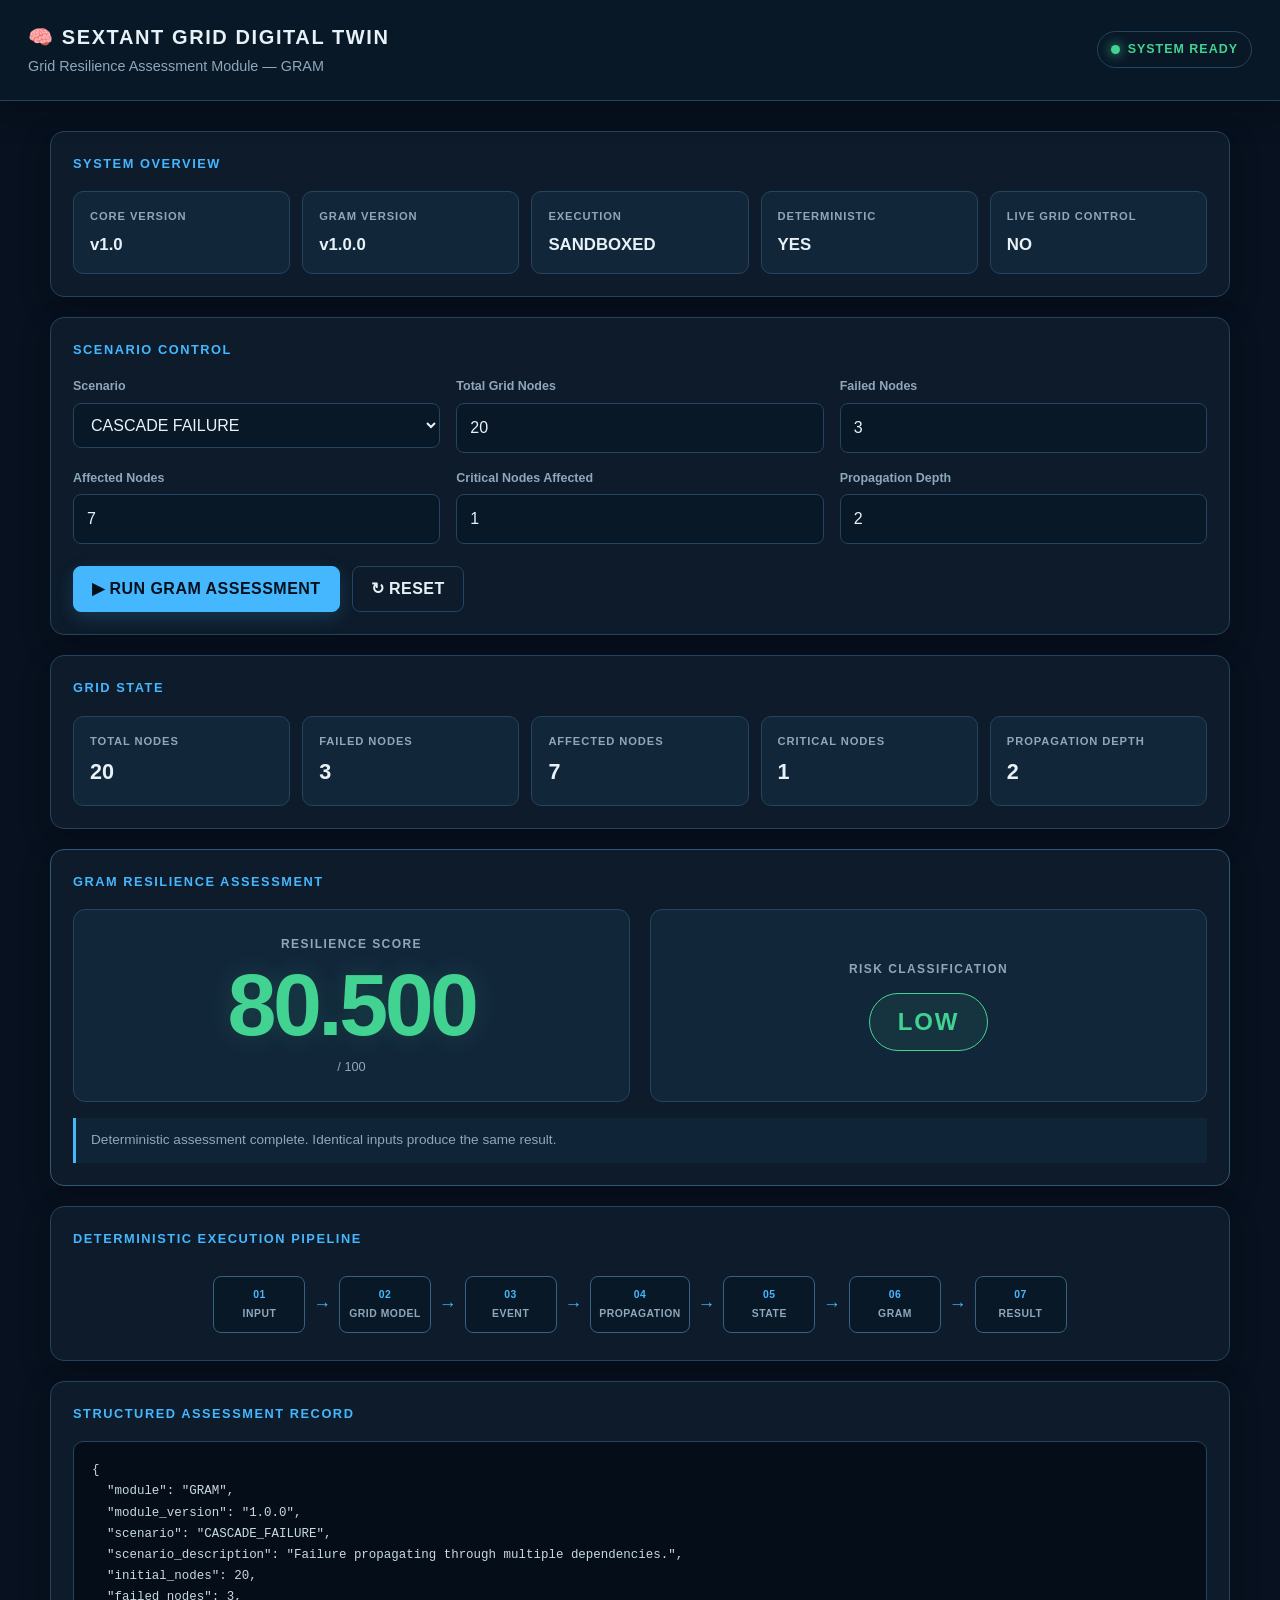
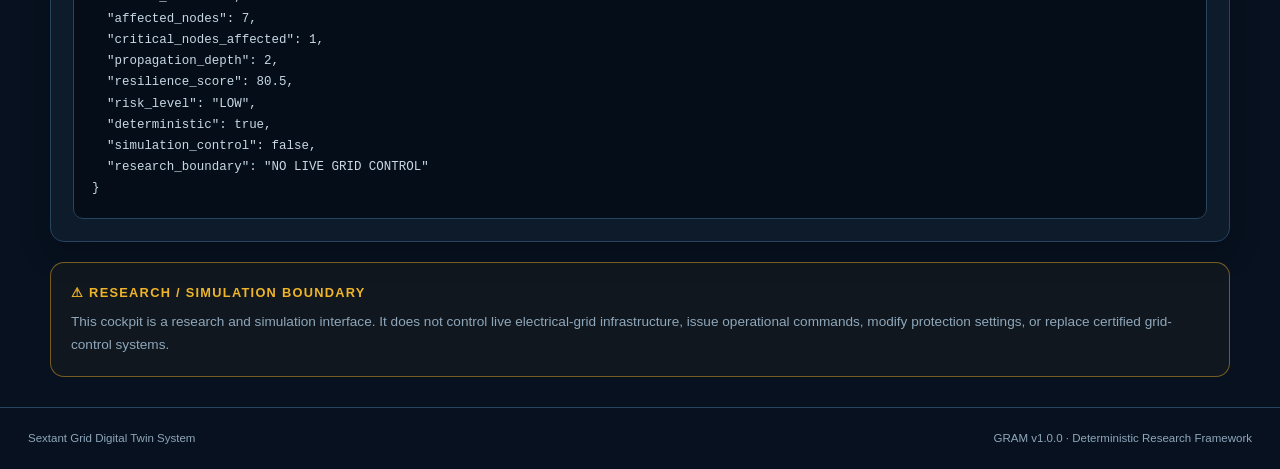
<file: index.html>
<!DOCTYPE html>
<html lang="en">
<head>
    <meta charset="UTF-8">
    <meta name="viewport" content="width=device-width, initial-scale=1.0">

    <title>Sextant Grid Digital Twin — Research Cockpit</title>

    <meta
        name="description"
        content="Sextant Grid Digital Twin Research Cockpit — deterministic grid resilience assessment."
    >

    <link rel="stylesheet" href="style.css">
</head>

<body>

<header class="topbar">

    <div>
        <div class="brand">
            🧠 SEXTANT GRID DIGITAL TWIN
        </div>

        <div class="subtitle">
            Grid Resilience Assessment Module — GRAM
        </div>
    </div>

    <div class="system-status">
        <span class="status-dot"></span>
        SYSTEM READY
    </div>

</header>


<main class="cockpit">


    <!-- =====================================================
         SYSTEM OVERVIEW
         ===================================================== -->

    <section class="panel overview-panel">

        <div class="panel-title">
            SYSTEM OVERVIEW
        </div>

        <div class="status-grid">

            <div class="status-card">
                <span>CORE VERSION</span>
                <strong>v1.0</strong>
            </div>

            <div class="status-card">
                <span>GRAM VERSION</span>
                <strong>v1.0.0</strong>
            </div>

            <div class="status-card">
                <span>EXECUTION</span>
                <strong>SANDBOXED</strong>
            </div>

            <div class="status-card">
                <span>DETERMINISTIC</span>
                <strong>YES</strong>
            </div>

            <div class="status-card">
                <span>LIVE GRID CONTROL</span>
                <strong>NO</strong>
            </div>

        </div>

    </section>


    <!-- =====================================================
         SCENARIO CONTROL
         ===================================================== -->

    <section class="panel">

        <div class="panel-title">
            SCENARIO CONTROL
        </div>

        <div class="form-grid">


            <div class="form-group scenario-group">

                <label for="scenario">
                    Scenario
                </label>

                <select id="scenario">

                    <option value="NORMAL_OPERATION">
                        NORMAL OPERATION
                    </option>

                    <option value="NODE_FAILURE">
                        NODE FAILURE
                    </option>

                    <option value="DEPENDENCY_FAILURE">
                        DEPENDENCY FAILURE
                    </option>

                    <option value="CASCADE_FAILURE" selected>
                        CASCADE FAILURE
                    </option>

                    <option value="CRITICAL_INFRASTRUCTURE_FAILURE">
                        CRITICAL INFRASTRUCTURE FAILURE
                    </option>

                </select>

            </div>


            <div class="form-group">

                <label for="totalNodes">
                    Total Grid Nodes
                </label>

                <input
                    id="totalNodes"
                    type="number"
                    min="1"
                    value="20"
                >

            </div>


            <div class="form-group">

                <label for="failedNodes">
                    Failed Nodes
                </label>

                <input
                    id="failedNodes"
                    type="number"
                    min="0"
                    value="3"
                >

            </div>


            <div class="form-group">

                <label for="affectedNodes">
                    Affected Nodes
                </label>

                <input
                    id="affectedNodes"
                    type="number"
                    min="0"
                    value="7"
                >

            </div>


            <div class="form-group">

                <label for="criticalNodes">
                    Critical Nodes Affected
                </label>

                <input
                    id="criticalNodes"
                    type="number"
                    min="0"
                    value="1"
                >

            </div>


            <div class="form-group">

                <label for="propagationDepth">
                    Propagation Depth
                </label>

                <input
                    id="propagationDepth"
                    type="number"
                    min="0"
                    value="2"
                >

            </div>

        </div>


        <div class="button-row">

            <button
                id="runButton"
                class="primary-button"
                type="button"
            >
                ▶ RUN GRAM ASSESSMENT
            </button>

            <button
                id="resetButton"
                class="secondary-button"
                type="button"
            >
                ↻ RESET
            </button>

        </div>

    </section>


    <!-- =====================================================
         GRID STATE
         ===================================================== -->

    <section class="panel">

        <div class="panel-title">
            GRID STATE
        </div>

        <div class="metric-grid">

            <div class="metric-card">
                <span>TOTAL NODES</span>
                <strong id="displayTotalNodes">20</strong>
            </div>

            <div class="metric-card">
                <span>FAILED NODES</span>
                <strong id="displayFailedNodes">3</strong>
            </div>

            <div class="metric-card">
                <span>AFFECTED NODES</span>
                <strong id="displayAffectedNodes">7</strong>
            </div>

            <div class="metric-card">
                <span>CRITICAL NODES</span>
                <strong id="displayCriticalNodes">1</strong>
            </div>

            <div class="metric-card">
                <span>PROPAGATION DEPTH</span>
                <strong id="displayPropagationDepth">2</strong>
            </div>

        </div>

    </section>


    <!-- =====================================================
         RESILIENCE RESULT
         ===================================================== -->

    <section class="panel result-panel">

        <div class="panel-title">
            GRAM RESILIENCE ASSESSMENT
        </div>


        <div class="result-main">


            <div class="score-container">

                <div class="result-label">
                    RESILIENCE SCORE
                </div>

                <div
                    id="resilienceScore"
                    class="score"
                >
                    80.500
                </div>

                <div class="score-unit">
                    / 100
                </div>

            </div>


            <div class="risk-container">

                <div class="result-label">
                    RISK CLASSIFICATION
                </div>

                <div
                    id="riskLevel"
                    class="risk low"
                >
                    LOW
                </div>

            </div>

        </div>


        <div
            id="assessmentMessage"
            class="assessment-message"
        >
            Deterministic assessment complete.
        </div>

    </section>


    <!-- =====================================================
         DETERMINISTIC PIPELINE
         ===================================================== -->

    <section class="panel">

        <div class="panel-title">
            DETERMINISTIC EXECUTION PIPELINE
        </div>


        <div class="pipeline">

            <div class="pipeline-step active">
                <span>01</span>
                INPUT
            </div>

            <div class="pipeline-arrow">
                →
            </div>

            <div class="pipeline-step active">
                <span>02</span>
                GRID MODEL
            </div>

            <div class="pipeline-arrow">
                →
            </div>

            <div class="pipeline-step active">
                <span>03</span>
                EVENT
            </div>

            <div class="pipeline-arrow">
                →
            </div>

            <div class="pipeline-step active">
                <span>04</span>
                PROPAGATION
            </div>

            <div class="pipeline-arrow">
                →
            </div>

            <div class="pipeline-step active">
                <span>05</span>
                STATE
            </div>

            <div class="pipeline-arrow">
                →
            </div>

            <div class="pipeline-step active">
                <span>06</span>
                GRAM
            </div>

            <div class="pipeline-arrow">
                →
            </div>

            <div class="pipeline-step active">
                <span>07</span>
                RESULT
            </div>

        </div>

    </section>


    <!-- =====================================================
         STRUCTURED ASSESSMENT RECORD
         ===================================================== -->

    <section class="panel">

        <div class="panel-title">
            STRUCTURED ASSESSMENT RECORD
        </div>

        <pre id="assessmentRecord">{
  "module": "GRAM",
  "module_version": "1.0.0",
  "scenario": "CASCADE_FAILURE",
  "deterministic": true,
  "simulation_control": false
}</pre>

    </section>


    <!-- =====================================================
         SAFETY BOUNDARY
         ===================================================== -->

    <section class="boundary-panel">

        <div class="boundary-title">
            ⚠ RESEARCH / SIMULATION BOUNDARY
        </div>

        <div class="boundary-text">

            This cockpit is a research and simulation interface.

            It does not control live electrical-grid infrastructure,
            issue operational commands, modify protection settings,
            or replace certified grid-control systems.

        </div>

    </section>


</main>


<footer>

    <div>
        Sextant Grid Digital Twin System
    </div>

    <div>
        GRAM v1.0.0 · Deterministic Research Framework
    </div>

</footer>


<script src="app.js"></script>

</body>
</html>
</file>
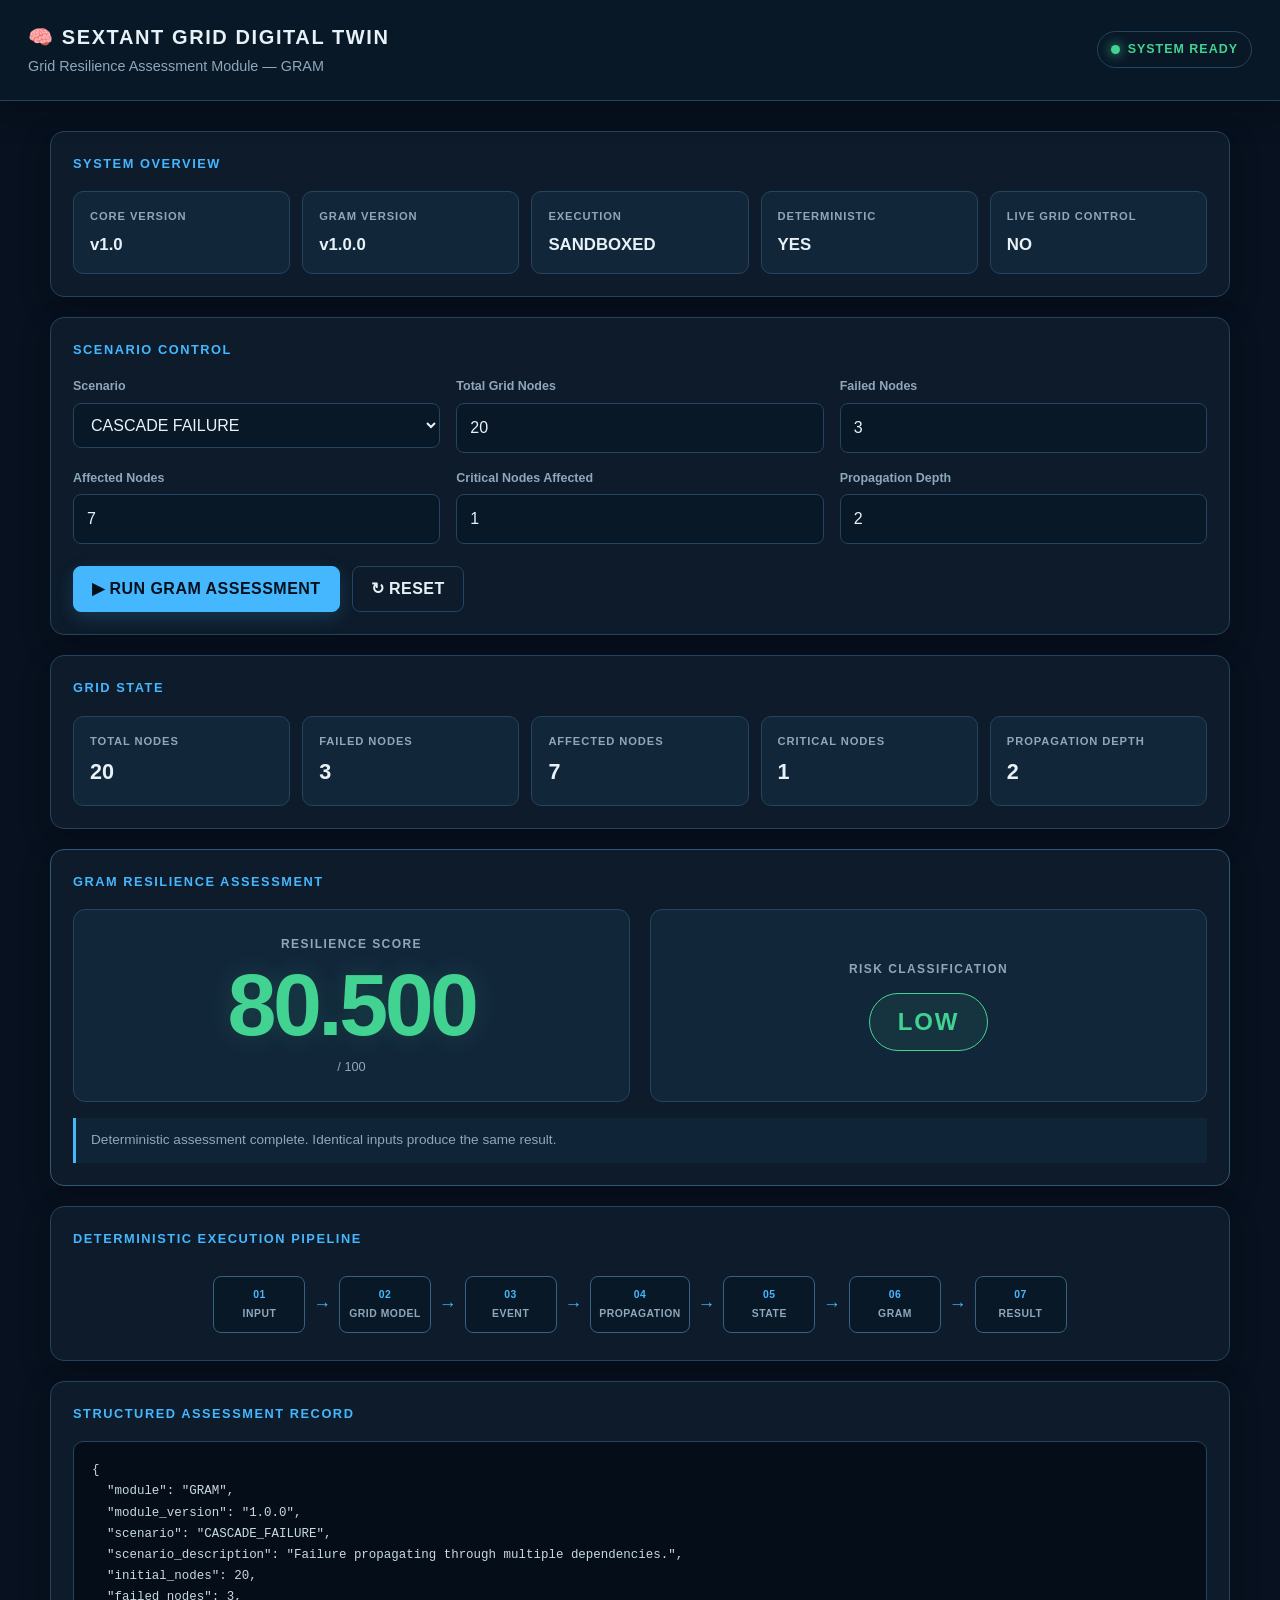
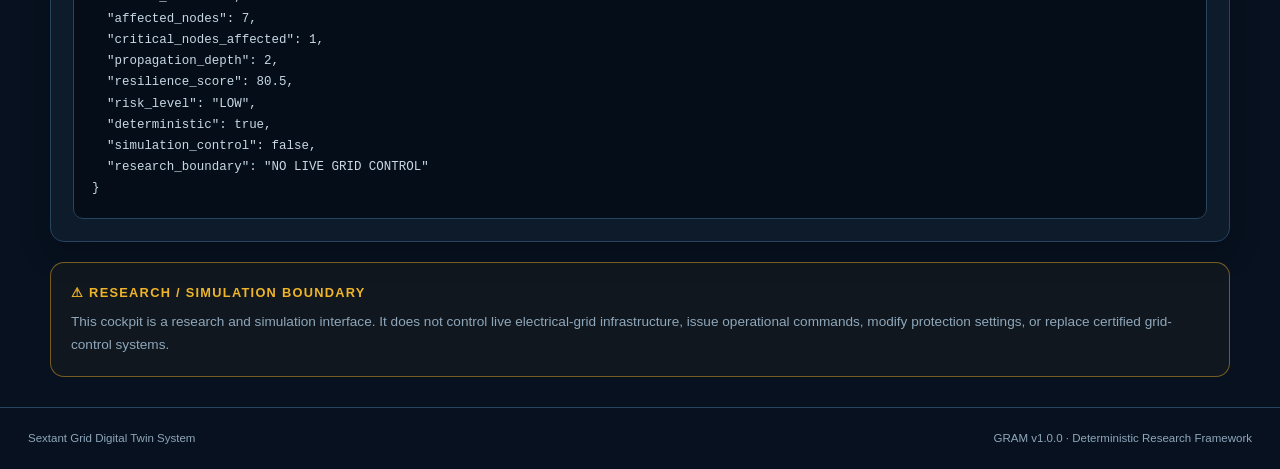
<file: web/index.html>
<!DOCTYPE html>
<html lang="en">
<head>
    <meta charset="UTF-8">
    <meta name="viewport" content="width=device-width, initial-scale=1.0">

    <title>Sextant Grid Digital Twin — Research Cockpit</title>

    <meta
        name="description"
        content="Sextant Grid Digital Twin Research Cockpit — deterministic grid resilience assessment."
    >

    <link rel="stylesheet" href="style.css">
</head>

<body>

<header class="topbar">

    <div>
        <div class="brand">
            🧠 SEXTANT GRID DIGITAL TWIN
        </div>

        <div class="subtitle">
            Grid Resilience Assessment Module — GRAM
        </div>
    </div>

    <div class="system-status">
        <span class="status-dot"></span>
        SYSTEM READY
    </div>

</header>


<main class="cockpit">


    <!-- =====================================================
         SYSTEM OVERVIEW
         ===================================================== -->

    <section class="panel overview-panel">

        <div class="panel-title">
            SYSTEM OVERVIEW
        </div>

        <div class="status-grid">

            <div class="status-card">
                <span>CORE VERSION</span>
                <strong>v1.0</strong>
            </div>

            <div class="status-card">
                <span>GRAM VERSION</span>
                <strong>v1.0.0</strong>
            </div>

            <div class="status-card">
                <span>EXECUTION</span>
                <strong>SANDBOXED</strong>
            </div>

            <div class="status-card">
                <span>DETERMINISTIC</span>
                <strong>YES</strong>
            </div>

            <div class="status-card">
                <span>LIVE GRID CONTROL</span>
                <strong>NO</strong>
            </div>

        </div>

    </section>


    <!-- =====================================================
         SCENARIO CONTROL
         ===================================================== -->

    <section class="panel">

        <div class="panel-title">
            SCENARIO CONTROL
        </div>

        <div class="form-grid">


            <div class="form-group scenario-group">

                <label for="scenario">
                    Scenario
                </label>

                <select id="scenario">

                    <option value="NORMAL_OPERATION">
                        NORMAL OPERATION
                    </option>

                    <option value="NODE_FAILURE">
                        NODE FAILURE
                    </option>

                    <option value="DEPENDENCY_FAILURE">
                        DEPENDENCY FAILURE
                    </option>

                    <option value="CASCADE_FAILURE" selected>
                        CASCADE FAILURE
                    </option>

                    <option value="CRITICAL_INFRASTRUCTURE_FAILURE">
                        CRITICAL INFRASTRUCTURE FAILURE
                    </option>

                </select>

            </div>


            <div class="form-group">

                <label for="totalNodes">
                    Total Grid Nodes
                </label>

                <input
                    id="totalNodes"
                    type="number"
                    min="1"
                    value="20"
                >

            </div>


            <div class="form-group">

                <label for="failedNodes">
                    Failed Nodes
                </label>

                <input
                    id="failedNodes"
                    type="number"
                    min="0"
                    value="3"
                >

            </div>


            <div class="form-group">

                <label for="affectedNodes">
                    Affected Nodes
                </label>

                <input
                    id="affectedNodes"
                    type="number"
                    min="0"
                    value="7"
                >

            </div>


            <div class="form-group">

                <label for="criticalNodes">
                    Critical Nodes Affected
                </label>

                <input
                    id="criticalNodes"
                    type="number"
                    min="0"
                    value="1"
                >

            </div>


            <div class="form-group">

                <label for="propagationDepth">
                    Propagation Depth
                </label>

                <input
                    id="propagationDepth"
                    type="number"
                    min="0"
                    value="2"
                >

            </div>

        </div>


        <div class="button-row">

            <button
                id="runButton"
                class="primary-button"
                type="button"
            >
                ▶ RUN GRAM ASSESSMENT
            </button>

            <button
                id="resetButton"
                class="secondary-button"
                type="button"
            >
                ↻ RESET
            </button>

        </div>

    </section>


    <!-- =====================================================
         GRID STATE
         ===================================================== -->

    <section class="panel">

        <div class="panel-title">
            GRID STATE
        </div>

        <div class="metric-grid">

            <div class="metric-card">
                <span>TOTAL NODES</span>
                <strong id="displayTotalNodes">20</strong>
            </div>

            <div class="metric-card">
                <span>FAILED NODES</span>
                <strong id="displayFailedNodes">3</strong>
            </div>

            <div class="metric-card">
                <span>AFFECTED NODES</span>
                <strong id="displayAffectedNodes">7</strong>
            </div>

            <div class="metric-card">
                <span>CRITICAL NODES</span>
                <strong id="displayCriticalNodes">1</strong>
            </div>

            <div class="metric-card">
                <span>PROPAGATION DEPTH</span>
                <strong id="displayPropagationDepth">2</strong>
            </div>

        </div>

    </section>


    <!-- =====================================================
         RESILIENCE RESULT
         ===================================================== -->

    <section class="panel result-panel">

        <div class="panel-title">
            GRAM RESILIENCE ASSESSMENT
        </div>


        <div class="result-main">


            <div class="score-container">

                <div class="result-label">
                    RESILIENCE SCORE
                </div>

                <div
                    id="resilienceScore"
                    class="score"
                >
                    80.500
                </div>

                <div class="score-unit">
                    / 100
                </div>

            </div>


            <div class="risk-container">

                <div class="result-label">
                    RISK CLASSIFICATION
                </div>

                <div
                    id="riskLevel"
                    class="risk low"
                >
                    LOW
                </div>

            </div>

        </div>


        <div
            id="assessmentMessage"
            class="assessment-message"
        >
            Deterministic assessment complete.
        </div>

    </section>


    <!-- =====================================================
         DETERMINISTIC PIPELINE
         ===================================================== -->

    <section class="panel">

        <div class="panel-title">
            DETERMINISTIC EXECUTION PIPELINE
        </div>


        <div class="pipeline">

            <div class="pipeline-step active">
                <span>01</span>
                INPUT
            </div>

            <div class="pipeline-arrow">
                →
            </div>

            <div class="pipeline-step active">
                <span>02</span>
                GRID MODEL
            </div>

            <div class="pipeline-arrow">
                →
            </div>

            <div class="pipeline-step active">
                <span>03</span>
                EVENT
            </div>

            <div class="pipeline-arrow">
                →
            </div>

            <div class="pipeline-step active">
                <span>04</span>
                PROPAGATION
            </div>

            <div class="pipeline-arrow">
                →
            </div>

            <div class="pipeline-step active">
                <span>05</span>
                STATE
            </div>

            <div class="pipeline-arrow">
                →
            </div>

            <div class="pipeline-step active">
                <span>06</span>
                GRAM
            </div>

            <div class="pipeline-arrow">
                →
            </div>

            <div class="pipeline-step active">
                <span>07</span>
                RESULT
            </div>

        </div>

    </section>


    <!-- =====================================================
         STRUCTURED ASSESSMENT RECORD
         ===================================================== -->

    <section class="panel">

        <div class="panel-title">
            STRUCTURED ASSESSMENT RECORD
        </div>

        <pre id="assessmentRecord">{
  "module": "GRAM",
  "module_version": "1.0.0",
  "scenario": "CASCADE_FAILURE",
  "deterministic": true,
  "simulation_control": false
}</pre>

    </section>


    <!-- =====================================================
         SAFETY BOUNDARY
         ===================================================== -->

    <section class="boundary-panel">

        <div class="boundary-title">
            ⚠ RESEARCH / SIMULATION BOUNDARY
        </div>

        <div class="boundary-text">

            This cockpit is a research and simulation interface.

            It does not control live electrical-grid infrastructure,
            issue operational commands, modify protection settings,
            or replace certified grid-control systems.

        </div>

    </section>


</main>


<footer>

    <div>
        Sextant Grid Digital Twin System
    </div>

    <div>
        GRAM v1.0.0 · Deterministic Research Framework
    </div>

</footer>


<script src="app.js"></script>

</body>
</html>
</file>
<file: style.css>
/* =========================================================
   SEXTANT GRID DIGITAL TWIN
   Research Cockpit — GRAM v1.0.0
   ========================================================= */

:root {
    --bg: #07111f;
    --panel: #0d1b2a;
    --panel-light: #12263a;
    --border: #24445f;
    --text: #e8f1f8;
    --muted: #8fa7bb;
    --accent: #45b7ff;
    --success: #42d392;
    --warning: #f0b429;
    --danger: #ff5c70;
    --input: #091827;
    --shadow: 0 10px 30px rgba(0, 0, 0, 0.25);
}


/* =========================================================
   GLOBAL
   ========================================================= */

* {
    box-sizing: border-box;
}

html {
    scroll-behavior: smooth;
}

body {
    margin: 0;
    padding: 0;
    background: var(--bg);
    color: var(--text);
    font-family:
        Inter,
        -apple-system,
        BlinkMacSystemFont,
        "Segoe UI",
        Roboto,
        Arial,
        sans-serif;
    line-height: 1.5;
}

button,
input,
select {
    font: inherit;
}


/* =========================================================
   TOP BAR
   ========================================================= */

.topbar {
    display: flex;
    justify-content: space-between;
    align-items: center;
    gap: 20px;

    padding: 22px 28px;

    background: #091827;
    border-bottom: 1px solid var(--border);

    position: sticky;
    top: 0;
    z-index: 100;

    box-shadow: var(--shadow);
}

.brand {
    font-size: 1.25rem;
    font-weight: 800;
    letter-spacing: 0.08em;
}

.subtitle {
    margin-top: 4px;
    color: var(--muted);
    font-size: 0.9rem;
}

.system-status {
    display: flex;
    align-items: center;
    gap: 8px;

    padding: 8px 13px;

    border: 1px solid var(--border);
    border-radius: 20px;

    color: var(--success);
    font-size: 0.78rem;
    font-weight: 700;
    letter-spacing: 0.08em;

    white-space: nowrap;
}

.status-dot {
    width: 9px;
    height: 9px;

    border-radius: 50%;
    background: var(--success);

    box-shadow: 0 0 12px var(--success);

    animation: pulse 2s infinite;
}

@keyframes pulse {

    0%,
    100% {
        opacity: 1;
    }

    50% {
        opacity: 0.45;
    }
}


/* =========================================================
   MAIN COCKPIT
   ========================================================= */

.cockpit {
    width: min(1180px, calc(100% - 30px));
    margin: 30px auto;
}

.panel {
    margin-bottom: 20px;
    padding: 22px;

    background: var(--panel);

    border: 1px solid var(--border);
    border-radius: 14px;

    box-shadow: var(--shadow);
}

.panel-title {
    margin-bottom: 18px;

    color: var(--accent);

    font-size: 0.8rem;
    font-weight: 800;
    letter-spacing: 0.12em;
}


/* =========================================================
   SYSTEM STATUS CARDS
   ========================================================= */

.status-grid {
    display: grid;

    grid-template-columns:
        repeat(5, minmax(0, 1fr));

    gap: 12px;
}

.status-card,
.metric-card {
    padding: 16px;

    background: var(--panel-light);

    border: 1px solid var(--border);
    border-radius: 10px;
}

.status-card span,
.metric-card span {
    display: block;

    color: var(--muted);

    font-size: 0.7rem;
    font-weight: 700;
    letter-spacing: 0.08em;
}

.status-card strong,
.metric-card strong {
    display: block;

    margin-top: 7px;

    font-size: 1.05rem;
}


/* =========================================================
   FORM / SCENARIO CONTROL
   ========================================================= */

.form-grid {
    display: grid;

    grid-template-columns:
        repeat(3, minmax(0, 1fr));

    gap: 16px;
}

.form-group {
    display: flex;
    flex-direction: column;
    gap: 7px;
}

.form-group label {
    color: var(--muted);

    font-size: 0.78rem;
    font-weight: 700;
}

input,
select {
    width: 100%;

    padding: 12px 13px;

    background: var(--input);
    color: var(--text);

    border: 1px solid var(--border);
    border-radius: 8px;

    outline: none;

    transition:
        border-color 0.2s,
        box-shadow 0.2s;
}

input:focus,
select:focus {
    border-color: var(--accent);

    box-shadow:
        0 0 0 3px rgba(69, 183, 255, 0.12);
}


/* =========================================================
   BUTTONS
   ========================================================= */

.button-row {
    display: flex;
    gap: 12px;

    margin-top: 22px;
}

button {
    min-height: 44px;

    padding: 10px 18px;

    border-radius: 8px;

    cursor: pointer;

    font-weight: 800;
    letter-spacing: 0.03em;

    transition:
        transform 0.15s,
        opacity 0.15s,
        box-shadow 0.15s;
}

button:hover {
    transform: translateY(-1px);
}

button:active {
    transform: translateY(0);
}

.primary-button {
    background: var(--accent);
    color: #04101c;

    border: 1px solid var(--accent);

    box-shadow:
        0 6px 18px rgba(69, 183, 255, 0.18);
}

.secondary-button {
    background: transparent;
    color: var(--text);

    border: 1px solid var(--border);
}

button:disabled {
    cursor: not-allowed;
    opacity: 0.55;
}


/* =========================================================
   GRID STATE
   ========================================================= */

.metric-grid {
    display: grid;

    grid-template-columns:
        repeat(5, minmax(0, 1fr));

    gap: 12px;
}

.metric-card strong {
    font-size: 1.35rem;
}


/* =========================================================
   RESULT PANEL
   ========================================================= */

.result-panel {
    border-color: #315a78;
}

.result-main {
    display: grid;

    grid-template-columns:
        1fr 1fr;

    gap: 20px;

    align-items: stretch;
}

.score-container,
.risk-container {
    min-height: 190px;

    display: flex;
    flex-direction: column;
    justify-content: center;
    align-items: center;

    padding: 25px;

    background: var(--panel-light);

    border: 1px solid var(--border);
    border-radius: 12px;

    text-align: center;
}

.result-label {
    color: var(--muted);

    font-size: 0.75rem;
    font-weight: 800;
    letter-spacing: 0.12em;
}

.score {
    margin-top: 8px;

    font-size: clamp(3rem, 8vw, 5.5rem);
    line-height: 1;

    font-weight: 900;
    letter-spacing: -0.04em;

    color: var(--success);

    text-shadow:
        0 0 24px rgba(66, 211, 146, 0.18);
}

.score-unit {
    margin-top: 8px;

    color: var(--muted);

    font-size: 0.8rem;
}

.risk {
    margin-top: 15px;

    padding: 10px 28px;

    border-radius: 30px;

    font-size: 1.5rem;
    font-weight: 900;
    letter-spacing: 0.08em;
}

.risk.low {
    color: var(--success);

    border: 1px solid var(--success);

    background: rgba(66, 211, 146, 0.08);
}

.risk.medium {
    color: var(--warning);

    border: 1px solid var(--warning);

    background: rgba(240, 180, 41, 0.08);
}

.risk.high {
    color: var(--danger);

    border: 1px solid var(--danger);

    background: rgba(255, 92, 112, 0.08);
}

.assessment-message {
    margin-top: 16px;

    padding: 12px 15px;

    border-left: 3px solid var(--accent);

    background: rgba(69, 183, 255, 0.06);

    color: var(--muted);

    font-size: 0.85rem;
}


/* =========================================================
   PIPELINE
   ========================================================= */

.pipeline {
    display: flex;

    align-items: center;
    justify-content: center;

    gap: 8px;

    overflow-x: auto;

    padding: 10px 0 5px;
}

.pipeline-step {
    flex: 0 0 auto;

    min-width: 92px;

    padding: 10px 8px;

    background: var(--input);

    border: 1px solid var(--border);
    border-radius: 8px;

    text-align: center;

    color: var(--muted);

    font-size: 0.65rem;
    font-weight: 800;
    letter-spacing: 0.05em;
}

.pipeline-step span {
    display: block;

    margin-bottom: 4px;

    color: var(--accent);

    font-size: 0.65rem;
}

.pipeline-step.active {
    border-color: #35627f;
}

.pipeline-arrow {
    flex: 0 0 auto;

    color: var(--accent);

    font-size: 1.1rem;
}


/* =========================================================
   STRUCTURED RECORD
   ========================================================= */

pre {
    margin: 0;

    padding: 18px;

    background: #050e18;

    border: 1px solid var(--border);
    border-radius: 10px;

    overflow-x: auto;

    color: #c8d8e5;

    font-family:
        "SFMono-Regular",
        Consolas,
        "Liberation Mono",
        monospace;

    font-size: 0.78rem;
    line-height: 1.7;
}


/* =========================================================
   RESEARCH BOUNDARY
   ========================================================= */

.boundary-panel {
    margin-bottom: 20px;
    padding: 20px;

    background: rgba(240, 180, 41, 0.04);

    border: 1px solid rgba(240, 180, 41, 0.45);
    border-radius: 14px;
}

.boundary-title {
    color: var(--warning);

    font-size: 0.8rem;
    font-weight: 900;
    letter-spacing: 0.1em;
}

.boundary-text {
    margin-top: 8px;

    color: var(--muted);

    font-size: 0.85rem;
    line-height: 1.7;
}


/* =========================================================
   FOOTER
   ========================================================= */

footer {
    display: flex;
    justify-content: space-between;
    gap: 20px;

    padding: 22px 28px;

    border-top: 1px solid var(--border);

    color: var(--muted);

    font-size: 0.72rem;
}


/* =========================================================
   TABLET
   ========================================================= */

@media (max-width: 900px) {

    .status-grid {
        grid-template-columns:
            repeat(3, minmax(0, 1fr));
    }

    .metric-grid {
        grid-template-columns:
            repeat(3, minmax(0, 1fr));
    }

    .form-grid {
        grid-template-columns:
            repeat(2, minmax(0, 1fr));
    }

}


/* =========================================================
   MOBILE
   ========================================================= */

@media (max-width: 600px) {

    .topbar {
        position: relative;

        flex-direction: column;
        align-items: flex-start;

        padding: 18px;
    }

    .system-status {
        align-self: flex-start;
    }

    .cockpit {
        width: calc(100% - 20px);

        margin: 20px auto;
    }

    .panel {
        padding: 16px;

        border-radius: 11px;
    }

    .brand {
        font-size: 1rem;
    }

    .subtitle {
        font-size: 0.78rem;
    }

    .status-grid,
    .metric-grid,
    .form-grid,
    .result-main {
        grid-template-columns: 1fr;
    }

    .button-row {
        flex-direction: column;
    }

    button {
        width: 100%;
    }

    .score-container,
    .risk-container {
        min-height: 160px;
    }

    .pipeline {
        justify-content: flex-start;
    }

    footer {
        flex-direction: column;

        padding: 18px;

        text-align: center;
    }

}


/* =========================================================
   SMALL MOBILE
   ========================================================= */

@media (max-width: 380px) {

    .cockpit {
        width: calc(100% - 12px);
    }

    .panel {
        padding: 13px;
    }

    .score {
        font-size: 3.4rem;
    }

    .risk {
        font-size: 1.2rem;
    }

}
</file>
<file: web/style.css>
/* =========================================================
   SEXTANT GRID DIGITAL TWIN
   Research Cockpit — GRAM v1.0.0
   ========================================================= */

:root {
    --bg: #07111f;
    --panel: #0d1b2a;
    --panel-light: #12263a;
    --border: #24445f;
    --text: #e8f1f8;
    --muted: #8fa7bb;
    --accent: #45b7ff;
    --success: #42d392;
    --warning: #f0b429;
    --danger: #ff5c70;
    --input: #091827;
    --shadow: 0 10px 30px rgba(0, 0, 0, 0.25);
}


/* =========================================================
   GLOBAL
   ========================================================= */

* {
    box-sizing: border-box;
}

html {
    scroll-behavior: smooth;
}

body {
    margin: 0;
    padding: 0;
    background: var(--bg);
    color: var(--text);
    font-family:
        Inter,
        -apple-system,
        BlinkMacSystemFont,
        "Segoe UI",
        Roboto,
        Arial,
        sans-serif;
    line-height: 1.5;
}

button,
input,
select {
    font: inherit;
}


/* =========================================================
   TOP BAR
   ========================================================= */

.topbar {
    display: flex;
    justify-content: space-between;
    align-items: center;
    gap: 20px;

    padding: 22px 28px;

    background: #091827;
    border-bottom: 1px solid var(--border);

    position: sticky;
    top: 0;
    z-index: 100;

    box-shadow: var(--shadow);
}

.brand {
    font-size: 1.25rem;
    font-weight: 800;
    letter-spacing: 0.08em;
}

.subtitle {
    margin-top: 4px;
    color: var(--muted);
    font-size: 0.9rem;
}

.system-status {
    display: flex;
    align-items: center;
    gap: 8px;

    padding: 8px 13px;

    border: 1px solid var(--border);
    border-radius: 20px;

    color: var(--success);
    font-size: 0.78rem;
    font-weight: 700;
    letter-spacing: 0.08em;

    white-space: nowrap;
}

.status-dot {
    width: 9px;
    height: 9px;

    border-radius: 50%;
    background: var(--success);

    box-shadow: 0 0 12px var(--success);

    animation: pulse 2s infinite;
}

@keyframes pulse {

    0%,
    100% {
        opacity: 1;
    }

    50% {
        opacity: 0.45;
    }
}


/* =========================================================
   MAIN COCKPIT
   ========================================================= */

.cockpit {
    width: min(1180px, calc(100% - 30px));
    margin: 30px auto;
}

.panel {
    margin-bottom: 20px;
    padding: 22px;

    background: var(--panel);

    border: 1px solid var(--border);
    border-radius: 14px;

    box-shadow: var(--shadow);
}

.panel-title {
    margin-bottom: 18px;

    color: var(--accent);

    font-size: 0.8rem;
    font-weight: 800;
    letter-spacing: 0.12em;
}


/* =========================================================
   SYSTEM STATUS CARDS
   ========================================================= */

.status-grid {
    display: grid;

    grid-template-columns:
        repeat(5, minmax(0, 1fr));

    gap: 12px;
}

.status-card,
.metric-card {
    padding: 16px;

    background: var(--panel-light);

    border: 1px solid var(--border);
    border-radius: 10px;
}

.status-card span,
.metric-card span {
    display: block;

    color: var(--muted);

    font-size: 0.7rem;
    font-weight: 700;
    letter-spacing: 0.08em;
}

.status-card strong,
.metric-card strong {
    display: block;

    margin-top: 7px;

    font-size: 1.05rem;
}


/* =========================================================
   FORM / SCENARIO CONTROL
   ========================================================= */

.form-grid {
    display: grid;

    grid-template-columns:
        repeat(3, minmax(0, 1fr));

    gap: 16px;
}

.form-group {
    display: flex;
    flex-direction: column;
    gap: 7px;
}

.form-group label {
    color: var(--muted);

    font-size: 0.78rem;
    font-weight: 700;
}

input,
select {
    width: 100%;

    padding: 12px 13px;

    background: var(--input);
    color: var(--text);

    border: 1px solid var(--border);
    border-radius: 8px;

    outline: none;

    transition:
        border-color 0.2s,
        box-shadow 0.2s;
}

input:focus,
select:focus {
    border-color: var(--accent);

    box-shadow:
        0 0 0 3px rgba(69, 183, 255, 0.12);
}


/* =========================================================
   BUTTONS
   ========================================================= */

.button-row {
    display: flex;
    gap: 12px;

    margin-top: 22px;
}

button {
    min-height: 44px;

    padding: 10px 18px;

    border-radius: 8px;

    cursor: pointer;

    font-weight: 800;
    letter-spacing: 0.03em;

    transition:
        transform 0.15s,
        opacity 0.15s,
        box-shadow 0.15s;
}

button:hover {
    transform: translateY(-1px);
}

button:active {
    transform: translateY(0);
}

.primary-button {
    background: var(--accent);
    color: #04101c;

    border: 1px solid var(--accent);

    box-shadow:
        0 6px 18px rgba(69, 183, 255, 0.18);
}

.secondary-button {
    background: transparent;
    color: var(--text);

    border: 1px solid var(--border);
}

button:disabled {
    cursor: not-allowed;
    opacity: 0.55;
}


/* =========================================================
   GRID STATE
   ========================================================= */

.metric-grid {
    display: grid;

    grid-template-columns:
        repeat(5, minmax(0, 1fr));

    gap: 12px;
}

.metric-card strong {
    font-size: 1.35rem;
}


/* =========================================================
   RESULT PANEL
   ========================================================= */

.result-panel {
    border-color: #315a78;
}

.result-main {
    display: grid;

    grid-template-columns:
        1fr 1fr;

    gap: 20px;

    align-items: stretch;
}

.score-container,
.risk-container {
    min-height: 190px;

    display: flex;
    flex-direction: column;
    justify-content: center;
    align-items: center;

    padding: 25px;

    background: var(--panel-light);

    border: 1px solid var(--border);
    border-radius: 12px;

    text-align: center;
}

.result-label {
    color: var(--muted);

    font-size: 0.75rem;
    font-weight: 800;
    letter-spacing: 0.12em;
}

.score {
    margin-top: 8px;

    font-size: clamp(3rem, 8vw, 5.5rem);
    line-height: 1;

    font-weight: 900;
    letter-spacing: -0.04em;

    color: var(--success);

    text-shadow:
        0 0 24px rgba(66, 211, 146, 0.18);
}

.score-unit {
    margin-top: 8px;

    color: var(--muted);

    font-size: 0.8rem;
}

.risk {
    margin-top: 15px;

    padding: 10px 28px;

    border-radius: 30px;

    font-size: 1.5rem;
    font-weight: 900;
    letter-spacing: 0.08em;
}

.risk.low {
    color: var(--success);

    border: 1px solid var(--success);

    background: rgba(66, 211, 146, 0.08);
}

.risk.medium {
    color: var(--warning);

    border: 1px solid var(--warning);

    background: rgba(240, 180, 41, 0.08);
}

.risk.high {
    color: var(--danger);

    border: 1px solid var(--danger);

    background: rgba(255, 92, 112, 0.08);
}

.assessment-message {
    margin-top: 16px;

    padding: 12px 15px;

    border-left: 3px solid var(--accent);

    background: rgba(69, 183, 255, 0.06);

    color: var(--muted);

    font-size: 0.85rem;
}


/* =========================================================
   PIPELINE
   ========================================================= */

.pipeline {
    display: flex;

    align-items: center;
    justify-content: center;

    gap: 8px;

    overflow-x: auto;

    padding: 10px 0 5px;
}

.pipeline-step {
    flex: 0 0 auto;

    min-width: 92px;

    padding: 10px 8px;

    background: var(--input);

    border: 1px solid var(--border);
    border-radius: 8px;

    text-align: center;

    color: var(--muted);

    font-size: 0.65rem;
    font-weight: 800;
    letter-spacing: 0.05em;
}

.pipeline-step span {
    display: block;

    margin-bottom: 4px;

    color: var(--accent);

    font-size: 0.65rem;
}

.pipeline-step.active {
    border-color: #35627f;
}

.pipeline-arrow {
    flex: 0 0 auto;

    color: var(--accent);

    font-size: 1.1rem;
}


/* =========================================================
   STRUCTURED RECORD
   ========================================================= */

pre {
    margin: 0;

    padding: 18px;

    background: #050e18;

    border: 1px solid var(--border);
    border-radius: 10px;

    overflow-x: auto;

    color: #c8d8e5;

    font-family:
        "SFMono-Regular",
        Consolas,
        "Liberation Mono",
        monospace;

    font-size: 0.78rem;
    line-height: 1.7;
}


/* =========================================================
   RESEARCH BOUNDARY
   ========================================================= */

.boundary-panel {
    margin-bottom: 20px;
    padding: 20px;

    background: rgba(240, 180, 41, 0.04);

    border: 1px solid rgba(240, 180, 41, 0.45);
    border-radius: 14px;
}

.boundary-title {
    color: var(--warning);

    font-size: 0.8rem;
    font-weight: 900;
    letter-spacing: 0.1em;
}

.boundary-text {
    margin-top: 8px;

    color: var(--muted);

    font-size: 0.85rem;
    line-height: 1.7;
}


/* =========================================================
   FOOTER
   ========================================================= */

footer {
    display: flex;
    justify-content: space-between;
    gap: 20px;

    padding: 22px 28px;

    border-top: 1px solid var(--border);

    color: var(--muted);

    font-size: 0.72rem;
}


/* =========================================================
   TABLET
   ========================================================= */

@media (max-width: 900px) {

    .status-grid {
        grid-template-columns:
            repeat(3, minmax(0, 1fr));
    }

    .metric-grid {
        grid-template-columns:
            repeat(3, minmax(0, 1fr));
    }

    .form-grid {
        grid-template-columns:
            repeat(2, minmax(0, 1fr));
    }

}


/* =========================================================
   MOBILE
   ========================================================= */

@media (max-width: 600px) {

    .topbar {
        position: relative;

        flex-direction: column;
        align-items: flex-start;

        padding: 18px;
    }

    .system-status {
        align-self: flex-start;
    }

    .cockpit {
        width: calc(100% - 20px);

        margin: 20px auto;
    }

    .panel {
        padding: 16px;

        border-radius: 11px;
    }

    .brand {
        font-size: 1rem;
    }

    .subtitle {
        font-size: 0.78rem;
    }

    .status-grid,
    .metric-grid,
    .form-grid,
    .result-main {
        grid-template-columns: 1fr;
    }

    .button-row {
        flex-direction: column;
    }

    button {
        width: 100%;
    }

    .score-container,
    .risk-container {
        min-height: 160px;
    }

    .pipeline {
        justify-content: flex-start;
    }

    footer {
        flex-direction: column;

        padding: 18px;

        text-align: center;
    }

}


/* =========================================================
   SMALL MOBILE
   ========================================================= */

@media (max-width: 380px) {

    .cockpit {
        width: calc(100% - 12px);
    }

    .panel {
        padding: 13px;
    }

    .score {
        font-size: 3.4rem;
    }

    .risk {
        font-size: 1.2rem;
    }

}
</file>
